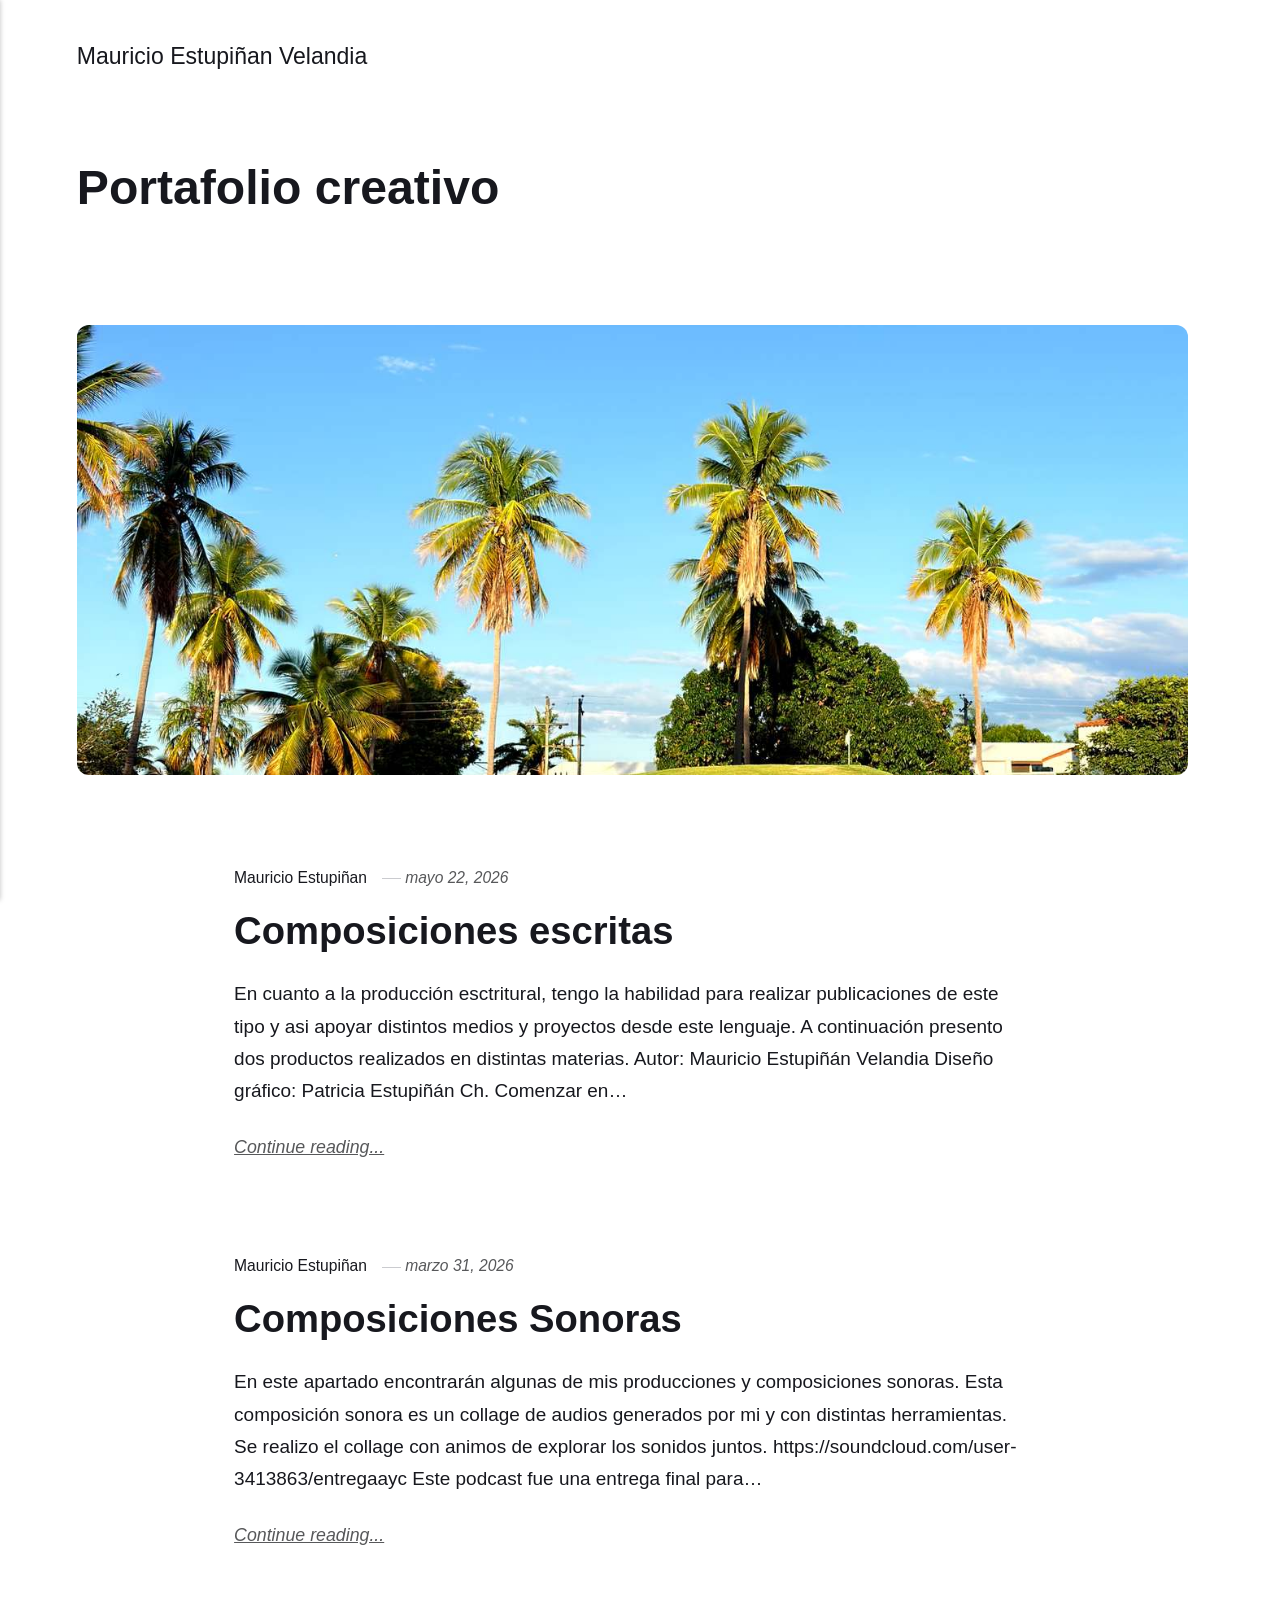
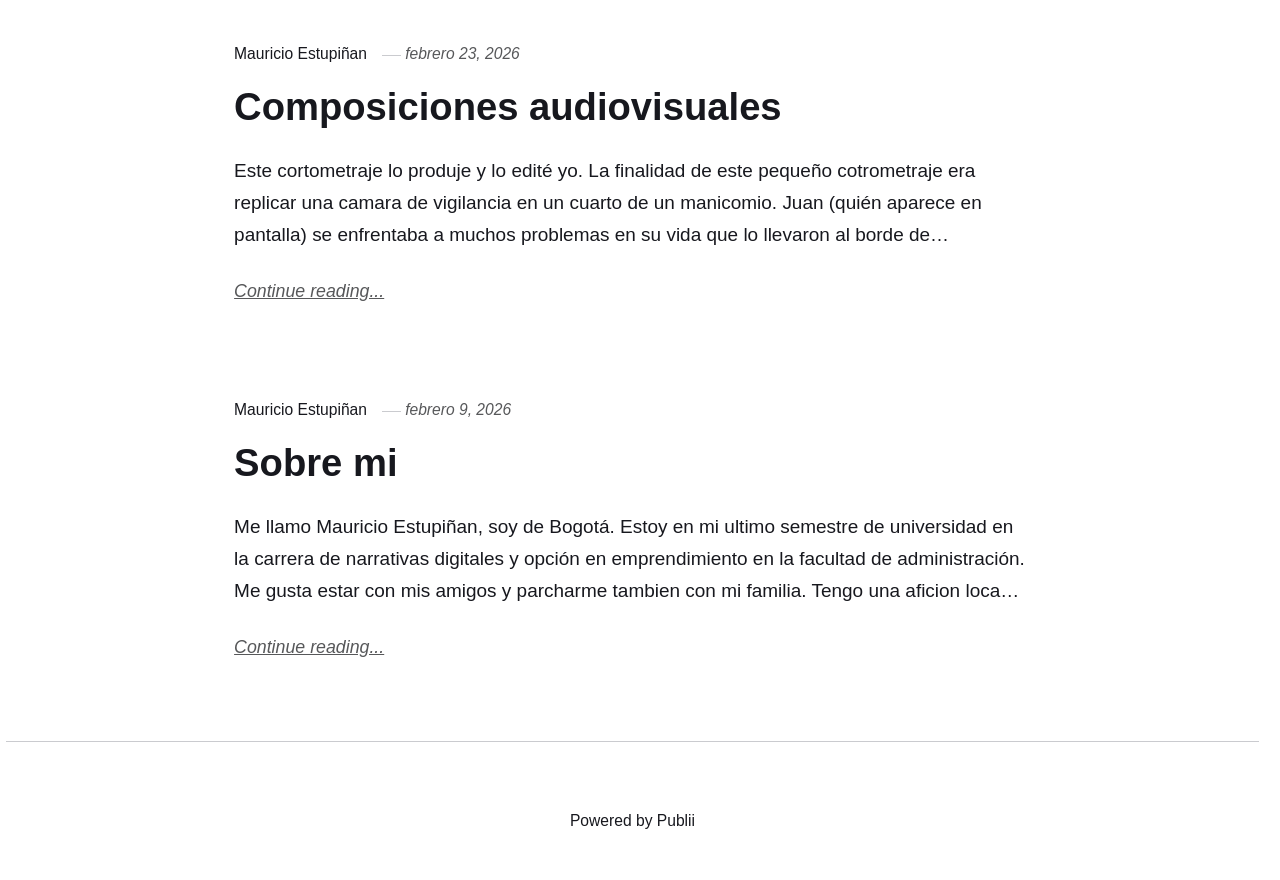
<file: index.html>
<!DOCTYPE html><html lang="es"><head><meta charset="utf-8"><meta http-equiv="X-UA-Compatible" content="IE=edge"><meta name="viewport" content="width=device-width,initial-scale=1"><title>Mauricio Estupiñan Velandia</title><meta name="generator" content="Publii Open-Source CMS for Static Site"><link rel="canonical" href="https://MauricioEstupinan.github.io/Arte-y-comunicacion-/"><link rel="alternate" type="application/atom+xml" href="https://MauricioEstupinan.github.io/Arte-y-comunicacion-/feed.xml" title="Mauricio Estupiñan Velandia - RSS"><link rel="alternate" type="application/json" href="https://MauricioEstupinan.github.io/Arte-y-comunicacion-/feed.json" title="Mauricio Estupiñan Velandia - JSON"><meta property="og:title" content="Mauricio Estupiñan Velandia"><meta property="og:site_name" content="Mauricio Estupiñan Velandia"><meta property="og:description" content=""><meta property="og:url" content="https://MauricioEstupinan.github.io/Arte-y-comunicacion-/"><meta property="og:type" content="website"><link rel="stylesheet" href="https://MauricioEstupinan.github.io/Arte-y-comunicacion-/assets/css/style.css?v=06e8877d27e9f73e9a74b72d00c43159"><script type="application/ld+json">{"@context":"http://schema.org","@type":"Organization","name":"Mauricio Estupiñan Velandia","url":"https://MauricioEstupinan.github.io/Arte-y-comunicacion-/"}</script><noscript><style>img[loading] {
                    opacity: 1;
                }</style></noscript></head><body class="home-template"><header class="top js-header"><a class="logo" href="https://MauricioEstupinan.github.io/Arte-y-comunicacion-/">Mauricio Estupiñan Velandia</a><nav class="navbar js-navbar"><button class="navbar__toggle js-toggle" aria-label="Menu" aria-haspopup="true" aria-expanded="false"><span class="navbar__toggle-box"><span class="navbar__toggle-inner">Menu</span></span></button><ul class="navbar__menu"></ul></nav></header><main><div class="hero"><header class="hero__content"><div class="wrapper"><h1>Portafolio creativo </h1><p> </p></div></header><figure class="hero__image"><div class="hero__image-wrapper"><img src="https://MauricioEstupinan.github.io/Arte-y-comunicacion-/media/website/IMG_0904.jpg" srcset="https://MauricioEstupinan.github.io/Arte-y-comunicacion-/media/website/responsive/IMG_0904-xs.jpg 640w, https://MauricioEstupinan.github.io/Arte-y-comunicacion-/media/website/responsive/IMG_0904-sm.jpg 768w, https://MauricioEstupinan.github.io/Arte-y-comunicacion-/media/website/responsive/IMG_0904-md.jpg 1024w, https://MauricioEstupinan.github.io/Arte-y-comunicacion-/media/website/responsive/IMG_0904-lg.jpg 1366w, https://MauricioEstupinan.github.io/Arte-y-comunicacion-/media/website/responsive/IMG_0904-xl.jpg 1600w, https://MauricioEstupinan.github.io/Arte-y-comunicacion-/media/website/responsive/IMG_0904-2xl.jpg 1920w" sizes="88vw" loading="eager" width="3779" height="8064" alt=""></div></figure></div><div class="wrapper feed"><article class="feed__item feed__item--centered"><div class="feed__content"><header><div class="feed__meta"><a href="https://MauricioEstupinan.github.io/Arte-y-comunicacion-/authors/mauricio-estupinan/" class="feed__author">Mauricio Estupiñan</a> <time datetime="2026-05-22T09:22" class="feed__date">mayo 22, 2026</time></div><h2 class="feed__title"><a href="https://MauricioEstupinan.github.io/Arte-y-comunicacion-/composiciones-escritas/">Composiciones escritas</a></h2></header><p>En cuanto a la producción esctritural, tengo la habilidad para realizar publicaciones de este tipo y asi apoyar distintos medios y proyectos desde este lenguaje. A continuación presento dos productos realizados en distintas materias. Autor: Mauricio Estupiñán Velandia Diseño gráfico: Patricia Estupiñán Ch. Comenzar en&hellip;</p><a href="https://MauricioEstupinan.github.io/Arte-y-comunicacion-/composiciones-escritas/" class="readmore feed__readmore">Continue reading...</a></div></article><article class="feed__item feed__item--centered"><div class="feed__content"><header><div class="feed__meta"><a href="https://MauricioEstupinan.github.io/Arte-y-comunicacion-/authors/mauricio-estupinan/" class="feed__author">Mauricio Estupiñan</a> <time datetime="2026-03-31T11:27" class="feed__date">marzo 31, 2026</time></div><h2 class="feed__title"><a href="https://MauricioEstupinan.github.io/Arte-y-comunicacion-/composicion-sonora/">Composiciones Sonoras</a></h2></header><p>En este apartado encontrarán algunas de mis producciones y composiciones sonoras. Esta composición sonora es un collage de audios generados por mi y con distintas herramientas. Se realizo el collage con animos de explorar los sonidos juntos. https://soundcloud.com/user-3413863/entregaayc Este podcast fue una entrega final para&hellip;</p><a href="https://MauricioEstupinan.github.io/Arte-y-comunicacion-/composicion-sonora/" class="readmore feed__readmore">Continue reading...</a></div></article><article class="feed__item feed__item--centered"><div class="feed__content"><header><div class="feed__meta"><a href="https://MauricioEstupinan.github.io/Arte-y-comunicacion-/authors/mauricio-estupinan/" class="feed__author">Mauricio Estupiñan</a> <time datetime="2026-02-23T19:28" class="feed__date">febrero 23, 2026</time></div><h2 class="feed__title"><a href="https://MauricioEstupinan.github.io/Arte-y-comunicacion-/composicion-inkscape/">Composiciones audiovisuales</a></h2></header><p>Este cortometraje lo produje y lo edité yo. La finalidad de este pequeño cotrometraje era replicar una camara de vigilancia en un cuarto de un manicomio. Juan (quién aparece en pantalla) se enfrentaba a muchos problemas en su vida que lo llevaron al borde de&hellip;</p><a href="https://MauricioEstupinan.github.io/Arte-y-comunicacion-/composicion-inkscape/" class="readmore feed__readmore">Continue reading...</a></div></article><article class="feed__item feed__item--centered"><div class="feed__content"><header><div class="feed__meta"><a href="https://MauricioEstupinan.github.io/Arte-y-comunicacion-/authors/mauricio-estupinan/" class="feed__author">Mauricio Estupiñan</a> <time datetime="2026-02-09T09:17" class="feed__date">febrero 9, 2026</time></div><h2 class="feed__title"><a href="https://MauricioEstupinan.github.io/Arte-y-comunicacion-/sobre-mi/">Sobre mi </a></h2></header><p>Me llamo Mauricio Estupiñan, soy de Bogotá. Estoy en mi ultimo semestre de universidad en la carrera de narrativas digitales y opción en emprendimiento en la facultad de administración. Me gusta estar con mis amigos y parcharme tambien con mi familia. Tengo una aficion loca&hellip;</p><a href="https://MauricioEstupinan.github.io/Arte-y-comunicacion-/sobre-mi/" class="readmore feed__readmore">Continue reading...</a></div></article></div></main><footer class="footer"><div class="wrapper"><div class="footer__copyright"><p>Powered by Publii</p></div><button id="backToTop" class="footer__bttop" aria-label="Back to top" title="Back to top"><svg width="20" height="20"><use xlink:href="https://MauricioEstupinan.github.io/Arte-y-comunicacion-/assets/svg/svg-map.svg#toparrow"/></svg></button></div></footer><script defer="defer" src="https://MauricioEstupinan.github.io/Arte-y-comunicacion-/assets/js/scripts.min.js?v=d0fc1030089a37f93a2d51bf6d07565c"></script><script>window.publiiThemeMenuConfig={mobileMenuMode:'sidebar',animationSpeed:300,submenuWidth: 'auto',doubleClickTime:500,mobileMenuExpandableSubmenus:true,relatedContainerForOverlayMenuSelector:'.top'};</script><script>var images = document.querySelectorAll('img[loading]');
        for (var i = 0; i < images.length; i++) {
            if (images[i].complete) {
                images[i].classList.add('is-loaded');
            } else {
                images[i].addEventListener('load', function () {
                    this.classList.add('is-loaded');
                }, false);
            }
        }</script></body></html>
</file>
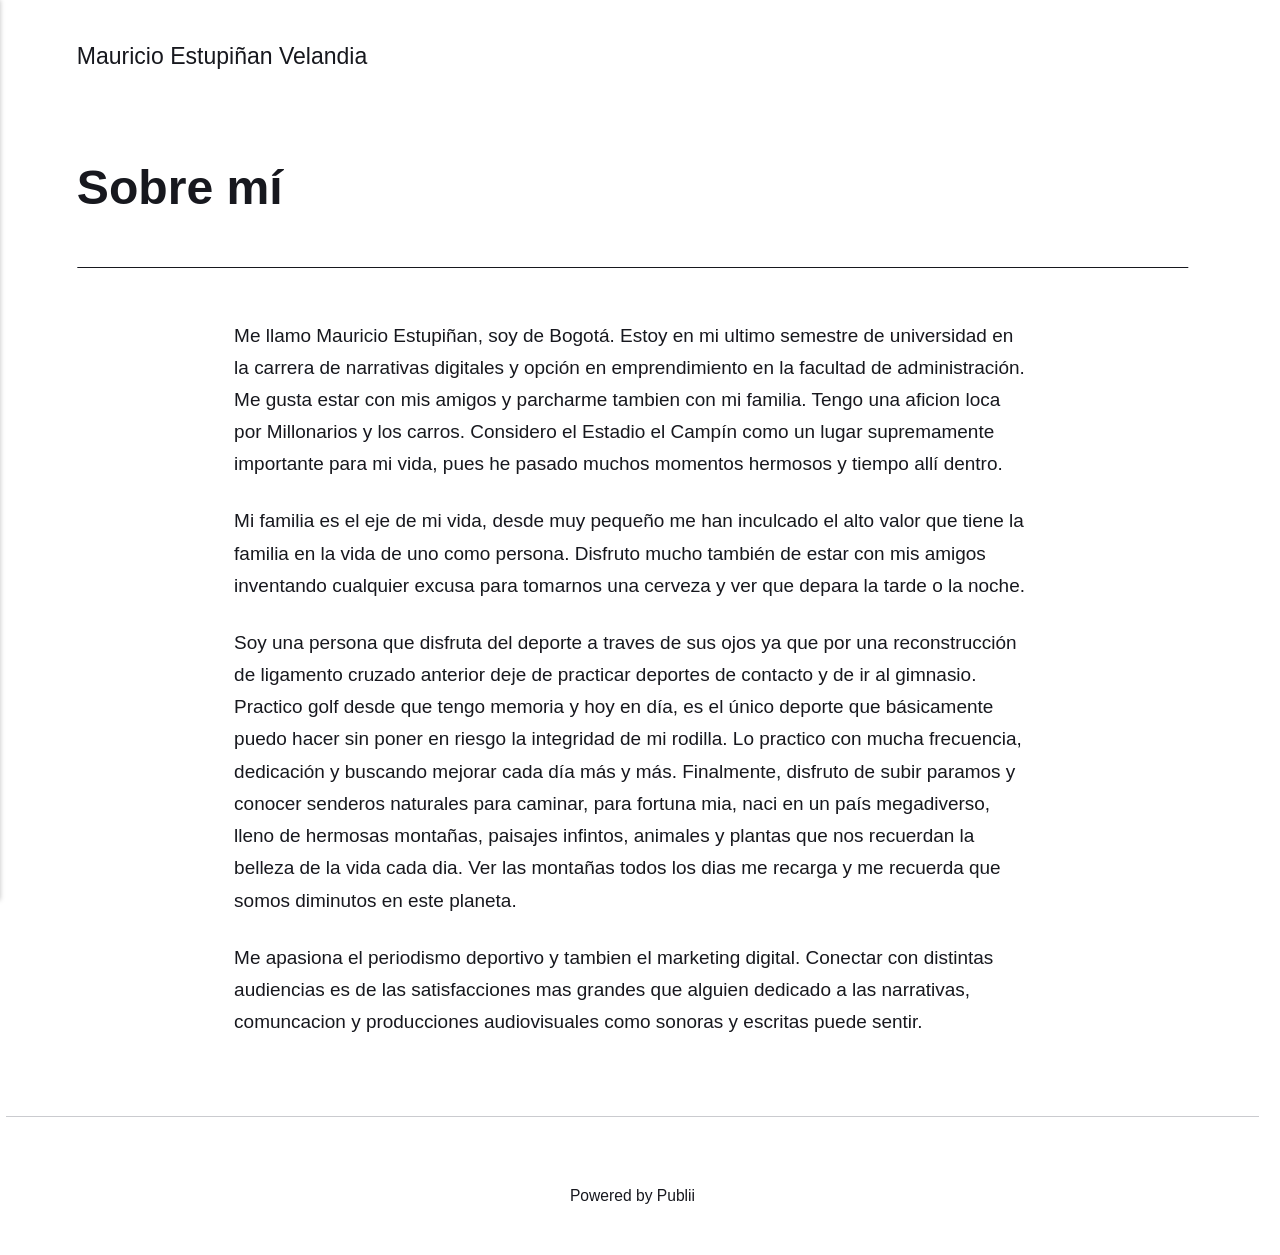
<file: sobre-mi-2/index.html>
<!DOCTYPE html><html lang="es"><head><meta charset="utf-8"><meta http-equiv="X-UA-Compatible" content="IE=edge"><meta name="viewport" content="width=device-width,initial-scale=1"><title>Sobre mí - Mauricio Estupiñan Velandia</title><meta name="description" content="Me llamo Mauricio Estupiñan, soy de Bogotá. Estoy en mi ultimo semestre de universidad en la carrera de narrativas digitales y opción en emprendimiento en la facultad de administración. Me gusta estar con mis amigos y parcharme tambien con mi familia. Tengo una aficion loca&hellip;"><meta name="generator" content="Publii Open-Source CMS for Static Site"><link rel="canonical" href="https://MauricioEstupinan.github.io/Arte-y-comunicacion-/sobre-mi-2/"><link rel="alternate" type="application/atom+xml" href="https://MauricioEstupinan.github.io/Arte-y-comunicacion-/feed.xml" title="Mauricio Estupiñan Velandia - RSS"><link rel="alternate" type="application/json" href="https://MauricioEstupinan.github.io/Arte-y-comunicacion-/feed.json" title="Mauricio Estupiñan Velandia - JSON"><meta property="og:title" content="Sobre mí"><meta property="og:site_name" content="Mauricio Estupiñan Velandia"><meta property="og:description" content="Me llamo Mauricio Estupiñan, soy de Bogotá. Estoy en mi ultimo semestre de universidad en la carrera de narrativas digitales y opción en emprendimiento en la facultad de administración. Me gusta estar con mis amigos y parcharme tambien con mi familia. Tengo una aficion loca&hellip;"><meta property="og:url" content="https://MauricioEstupinan.github.io/Arte-y-comunicacion-/sobre-mi-2/"><meta property="og:type" content="article"><link rel="stylesheet" href="https://MauricioEstupinan.github.io/Arte-y-comunicacion-/assets/css/style.css?v=06e8877d27e9f73e9a74b72d00c43159"><script type="application/ld+json">{"@context":"http://schema.org","@type":"Article","mainEntityOfPage":{"@type":"WebPage","@id":"https://MauricioEstupinan.github.io/Arte-y-comunicacion-/sobre-mi-2/"},"headline":"Sobre mí","datePublished":"2026-02-09T12:00-05:00","dateModified":"2026-02-23T19:38-05:00","description":"Me llamo Mauricio Estupiñan, soy de Bogotá. Estoy en mi ultimo semestre de universidad en la carrera de narrativas digitales y opción en emprendimiento en la facultad de administración. Me gusta estar con mis amigos y parcharme tambien con mi familia. Tengo una aficion loca&hellip;","author":{"@type":"Person","name":"Mauricio Estupiñan","url":"https://MauricioEstupinan.github.io/Arte-y-comunicacion-/authors/mauricio-estupinan/"},"publisher":{"@type":"Organization","name":"Mauricio Estupiñan"}}</script><noscript><style>img[loading] {
                    opacity: 1;
                }</style></noscript></head><body class="page-template"><header class="top js-header"><a class="logo" href="https://MauricioEstupinan.github.io/Arte-y-comunicacion-/">Mauricio Estupiñan Velandia</a><nav class="navbar js-navbar"><button class="navbar__toggle js-toggle" aria-label="Menu" aria-haspopup="true" aria-expanded="false"><span class="navbar__toggle-box"><span class="navbar__toggle-inner">Menu</span></span></button><ul class="navbar__menu"></ul></nav></header><main class="page"><article class="content"><div class="hero hero--noimage"><header class="hero__content"><div class="wrapper"><h1>Sobre mí</h1></div></header></div><div class="entry-wrapper content__entry"><p>Me llamo Mauricio Estupiñan, soy de Bogotá. Estoy en mi ultimo semestre de universidad en la carrera de narrativas digitales y opción en emprendimiento en la facultad de administración. Me gusta estar con mis amigos y parcharme tambien con mi familia. Tengo una aficion loca por Millonarios y los carros. Considero el Estadio el Campín como un lugar supremamente importante para mi vida, pues he pasado muchos momentos hermosos y tiempo allí dentro. </p><p>Mi familia es el eje de mi vida, desde muy pequeño me han inculcado el alto valor que tiene la familia en la vida de uno como persona. Disfruto mucho también de estar con mis amigos inventando cualquier excusa para tomarnos una cerveza y ver que depara la tarde o la noche. </p><p>Soy una persona que disfruta del deporte a traves de sus ojos ya que por una reconstrucción de ligamento cruzado anterior deje de practicar deportes de contacto y de ir al gimnasio. Practico golf desde que tengo memoria y hoy en día, es el único deporte que básicamente puedo hacer sin poner en riesgo la integridad de mi rodilla. Lo practico con mucha frecuencia, dedicación y buscando mejorar cada día más y más. Finalmente, disfruto de subir paramos y conocer senderos naturales para caminar, para fortuna mia, naci en un país megadiverso, lleno de hermosas montañas, paisajes infintos, animales y plantas que nos recuerdan la belleza de la vida cada dia. Ver las montañas todos los dias me recarga y me recuerda que somos diminutos en este planeta. </p><p>Me apasiona el periodismo deportivo y tambien el marketing digital. Conectar con distintas audiencias es de las satisfacciones mas grandes que alguien dedicado a las narrativas, comuncacion y producciones audiovisuales como sonoras y escritas puede sentir. </p></div></article></main><footer class="footer"><div class="wrapper"><div class="footer__copyright"><p>Powered by Publii</p></div><button id="backToTop" class="footer__bttop" aria-label="Back to top" title="Back to top"><svg width="20" height="20"><use xlink:href="https://MauricioEstupinan.github.io/Arte-y-comunicacion-/assets/svg/svg-map.svg#toparrow"/></svg></button></div></footer><script defer="defer" src="https://MauricioEstupinan.github.io/Arte-y-comunicacion-/assets/js/scripts.min.js?v=d0fc1030089a37f93a2d51bf6d07565c"></script><script>window.publiiThemeMenuConfig={mobileMenuMode:'sidebar',animationSpeed:300,submenuWidth: 'auto',doubleClickTime:500,mobileMenuExpandableSubmenus:true,relatedContainerForOverlayMenuSelector:'.top'};</script><script>var images = document.querySelectorAll('img[loading]');
        for (var i = 0; i < images.length; i++) {
            if (images[i].complete) {
                images[i].classList.add('is-loaded');
            } else {
                images[i].addEventListener('load', function () {
                    this.classList.add('is-loaded');
                }, false);
            }
        }</script></body></html>
</file>
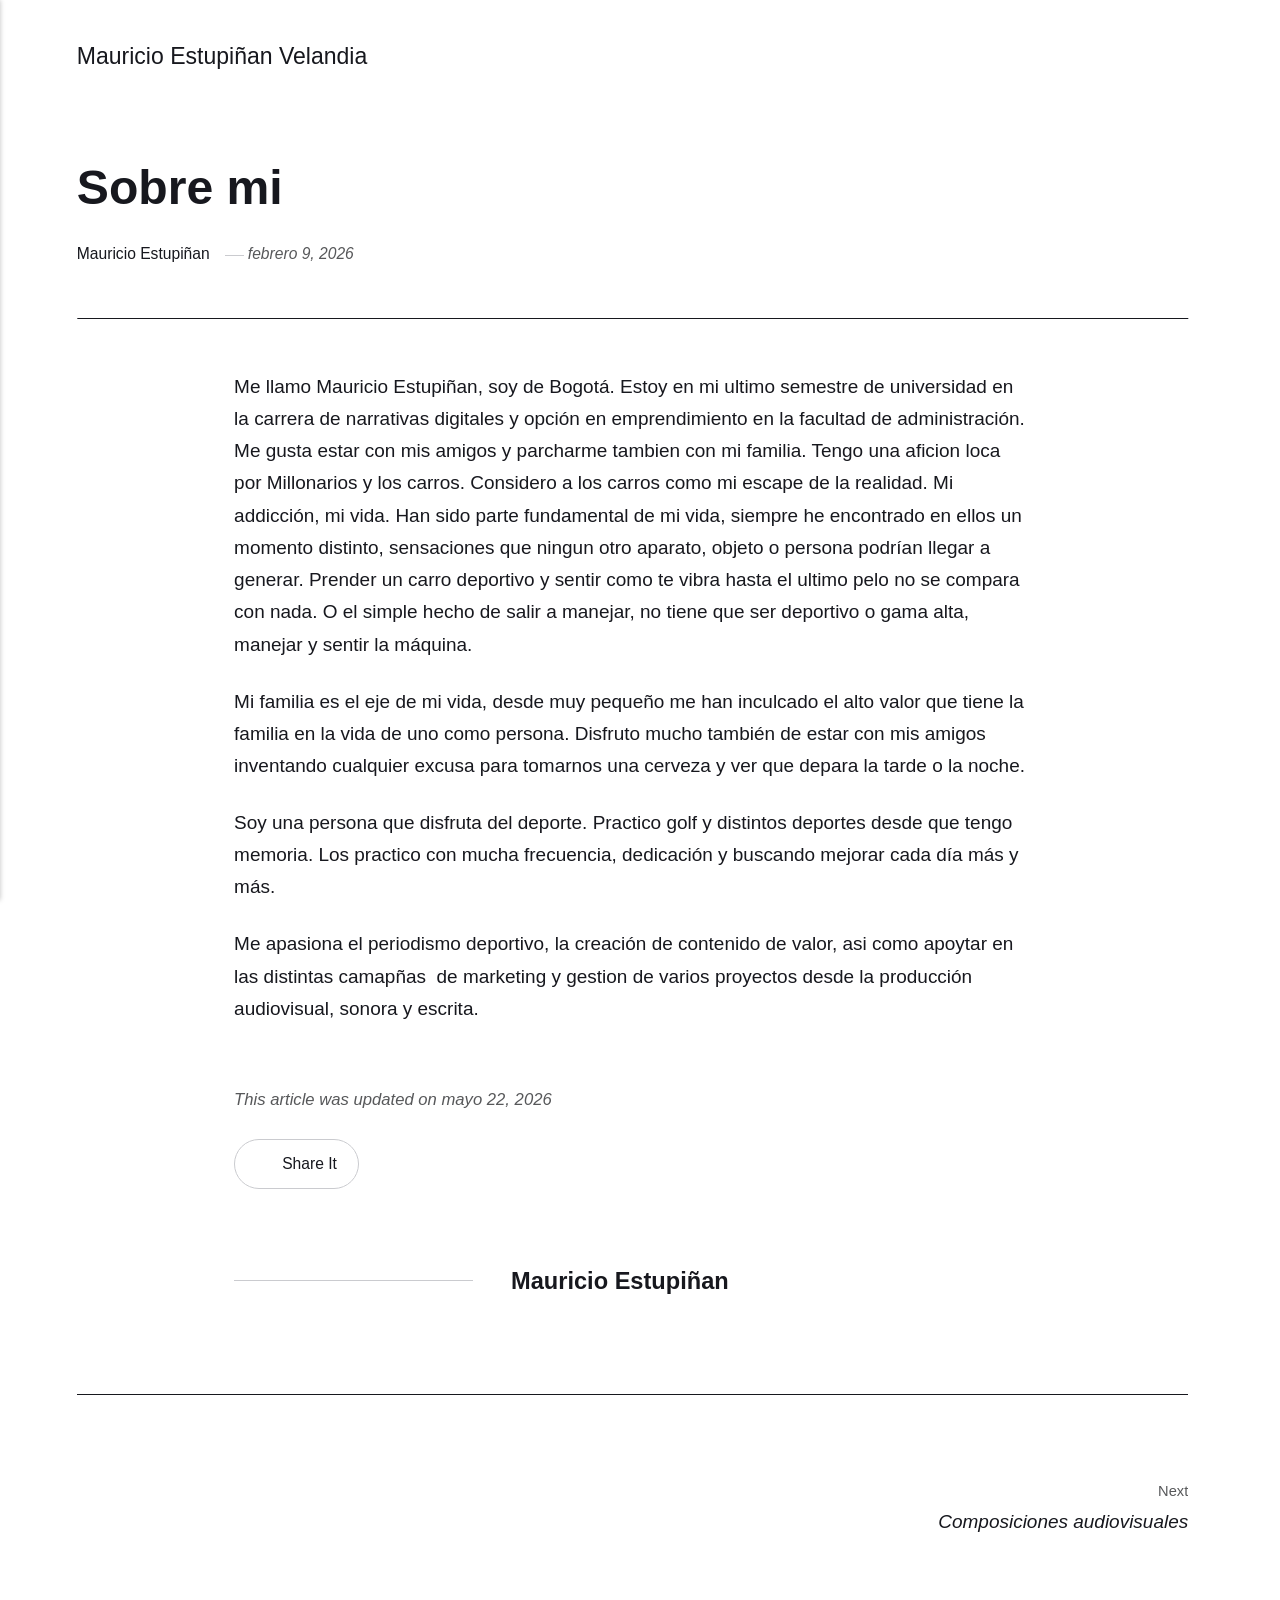
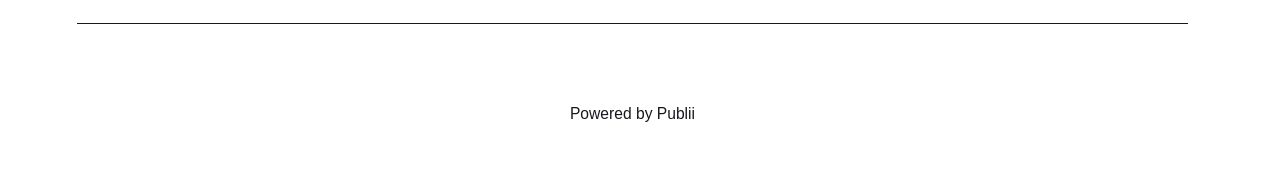
<file: sobre-mi/index.html>
<!DOCTYPE html><html lang="es"><head><meta charset="utf-8"><meta http-equiv="X-UA-Compatible" content="IE=edge"><meta name="viewport" content="width=device-width,initial-scale=1"><title>Sobre mi  - Mauricio Estupiñan Velandia</title><meta name="description" content="Me llamo Mauricio Estupiñan, soy de Bogotá. Estoy en mi ultimo semestre de universidad en la carrera de narrativas digitales y opción en emprendimiento en la facultad de administración. Me gusta estar con mis amigos y parcharme tambien con mi familia. Tengo una aficion loca&hellip;"><meta name="generator" content="Publii Open-Source CMS for Static Site"><link rel="canonical" href="https://MauricioEstupinan.github.io/Arte-y-comunicacion-/sobre-mi/"><link rel="alternate" type="application/atom+xml" href="https://MauricioEstupinan.github.io/Arte-y-comunicacion-/feed.xml" title="Mauricio Estupiñan Velandia - RSS"><link rel="alternate" type="application/json" href="https://MauricioEstupinan.github.io/Arte-y-comunicacion-/feed.json" title="Mauricio Estupiñan Velandia - JSON"><meta property="og:title" content="Sobre mi "><meta property="og:site_name" content="Mauricio Estupiñan Velandia"><meta property="og:description" content="Me llamo Mauricio Estupiñan, soy de Bogotá. Estoy en mi ultimo semestre de universidad en la carrera de narrativas digitales y opción en emprendimiento en la facultad de administración. Me gusta estar con mis amigos y parcharme tambien con mi familia. Tengo una aficion loca&hellip;"><meta property="og:url" content="https://MauricioEstupinan.github.io/Arte-y-comunicacion-/sobre-mi/"><meta property="og:type" content="article"><link rel="stylesheet" href="https://MauricioEstupinan.github.io/Arte-y-comunicacion-/assets/css/style.css?v=06e8877d27e9f73e9a74b72d00c43159"><script type="application/ld+json">{"@context":"http://schema.org","@type":"Article","mainEntityOfPage":{"@type":"WebPage","@id":"https://MauricioEstupinan.github.io/Arte-y-comunicacion-/sobre-mi/"},"headline":"Sobre mi ","datePublished":"2026-02-09T09:17-05:00","dateModified":"2026-05-22T08:45-05:00","description":"Me llamo Mauricio Estupiñan, soy de Bogotá. Estoy en mi ultimo semestre de universidad en la carrera de narrativas digitales y opción en emprendimiento en la facultad de administración. Me gusta estar con mis amigos y parcharme tambien con mi familia. Tengo una aficion loca&hellip;","author":{"@type":"Person","name":"Mauricio Estupiñan","url":"https://MauricioEstupinan.github.io/Arte-y-comunicacion-/authors/mauricio-estupinan/"},"publisher":{"@type":"Organization","name":"Mauricio Estupiñan"}}</script><noscript><style>img[loading] {
                    opacity: 1;
                }</style></noscript></head><body class="post-template"><header class="top js-header"><a class="logo" href="https://MauricioEstupinan.github.io/Arte-y-comunicacion-/">Mauricio Estupiñan Velandia</a><nav class="navbar js-navbar"><button class="navbar__toggle js-toggle" aria-label="Menu" aria-haspopup="true" aria-expanded="false"><span class="navbar__toggle-box"><span class="navbar__toggle-inner">Menu</span></span></button><ul class="navbar__menu"></ul></nav></header><main class="post"><article class="content"><div class="hero hero--noimage"><header class="hero__content"><div class="wrapper"><h1>Sobre mi </h1><div class="feed__meta content__meta"><a href="https://MauricioEstupinan.github.io/Arte-y-comunicacion-/authors/mauricio-estupinan/" class="feed__author">Mauricio Estupiñan</a> <time datetime="2026-02-09T09:17" class="feed__date">febrero 9, 2026</time></div></div></header></div><div class="entry-wrapper content__entry"><p>Me llamo Mauricio Estupiñan, soy de Bogotá. Estoy en mi ultimo semestre de universidad en la carrera de narrativas digitales y opción en emprendimiento en la facultad de administración. Me gusta estar con mis amigos y parcharme tambien con mi familia. Tengo una aficion loca por Millonarios y los carros. Considero a los carros como mi escape de la realidad. Mi addicción, mi vida. Han sido parte fundamental de mi vida, siempre he encontrado en ellos un momento distinto, sensaciones que ningun otro aparato, objeto o persona podrían llegar a generar. Prender un carro deportivo y sentir como te vibra hasta el ultimo pelo no se compara con nada. O el simple hecho de salir a manejar, no tiene que ser deportivo o gama alta, manejar y sentir la máquina. </p><p>Mi familia es el eje de mi vida, desde muy pequeño me han inculcado el alto valor que tiene la familia en la vida de uno como persona. Disfruto mucho también de estar con mis amigos inventando cualquier excusa para tomarnos una cerveza y ver que depara la tarde o la noche. </p><p>Soy una persona que disfruta del deporte. Practico golf y distintos deportes desde que tengo memoria. Los practico con mucha frecuencia, dedicación y buscando mejorar cada día más y más. </p><p>Me apasiona el periodismo deportivo, la creación de contenido de valor, asi como apoytar en las distintas camapñas  de marketing y gestion de varios proyectos desde la producción audiovisual, sonora y escrita. </p></div><footer class="content__footer"><div class="entry-wrapper"><p class="content__updated">This article was updated on mayo 22, 2026</p><div class="content__actions"><div class="content__share"><button class="btn--icon content__share-button js-content__share-button"><svg width="20" height="20" aria-hidden="true"><use xlink:href="https://MauricioEstupinan.github.io/Arte-y-comunicacion-/assets/svg/svg-map.svg#share"></use></svg> <span>Share It</span></button><div class="content__share-popup js-content__share-popup"></div></div></div><div class="content__bio bio"><div><h3 class="h4 bio__name"><a href="https://MauricioEstupinan.github.io/Arte-y-comunicacion-/authors/mauricio-estupinan/" rel="author">Mauricio Estupiñan</a></h3></div></div></div><nav class="content__nav"><div class="wrapper"><div class="content__nav-inner"><div class="content__nav-next"><a href="https://MauricioEstupinan.github.io/Arte-y-comunicacion-/composicion-inkscape/" class="content__nav-link" rel="next"><div><span>Next</span> Composiciones audiovisuales</div></a></div></div></div></nav></footer></article></main><footer class="footer footer--glued"><div class="wrapper"><div class="footer__copyright"><p>Powered by Publii</p></div><button id="backToTop" class="footer__bttop" aria-label="Back to top" title="Back to top"><svg width="20" height="20"><use xlink:href="https://MauricioEstupinan.github.io/Arte-y-comunicacion-/assets/svg/svg-map.svg#toparrow"/></svg></button></div></footer><script defer="defer" src="https://MauricioEstupinan.github.io/Arte-y-comunicacion-/assets/js/scripts.min.js?v=d0fc1030089a37f93a2d51bf6d07565c"></script><script>window.publiiThemeMenuConfig={mobileMenuMode:'sidebar',animationSpeed:300,submenuWidth: 'auto',doubleClickTime:500,mobileMenuExpandableSubmenus:true,relatedContainerForOverlayMenuSelector:'.top'};</script><script>var images = document.querySelectorAll('img[loading]');
        for (var i = 0; i < images.length; i++) {
            if (images[i].complete) {
                images[i].classList.add('is-loaded');
            } else {
                images[i].addEventListener('load', function () {
                    this.classList.add('is-loaded');
                }, false);
            }
        }</script></body></html>
</file>
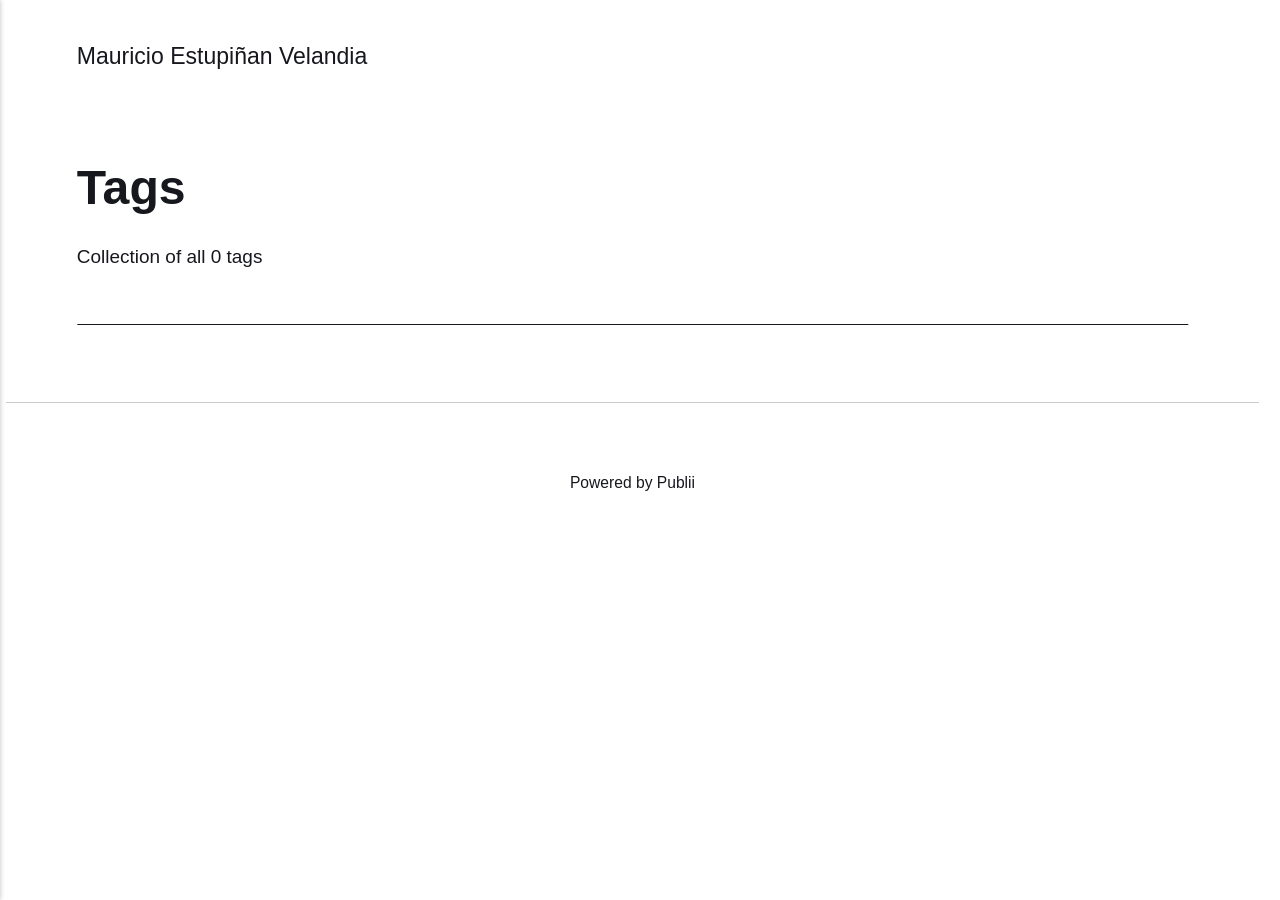
<file: tags/index.html>
<!DOCTYPE html><html lang="es"><head><meta charset="utf-8"><meta http-equiv="X-UA-Compatible" content="IE=edge"><meta name="viewport" content="width=device-width,initial-scale=1"><title>All tags - Mauricio Estupiñan Velandia</title><meta name="robots" content="noindex, follow"><meta name="generator" content="Publii Open-Source CMS for Static Site"><link rel="alternate" type="application/atom+xml" href="https://MauricioEstupinan.github.io/Arte-y-comunicacion-/feed.xml" title="Mauricio Estupiñan Velandia - RSS"><link rel="alternate" type="application/json" href="https://MauricioEstupinan.github.io/Arte-y-comunicacion-/feed.json" title="Mauricio Estupiñan Velandia - JSON"><meta property="og:title" content="Mauricio Estupiñan Velandia"><meta property="og:site_name" content="Mauricio Estupiñan Velandia"><meta property="og:description" content=""><meta property="og:url" content="https://MauricioEstupinan.github.io/Arte-y-comunicacion-/tags/"><meta property="og:type" content="website"><link rel="stylesheet" href="https://MauricioEstupinan.github.io/Arte-y-comunicacion-/assets/css/style.css?v=06e8877d27e9f73e9a74b72d00c43159"><script type="application/ld+json">{"@context":"http://schema.org","@type":"Organization","name":"Mauricio Estupiñan Velandia","url":"https://MauricioEstupinan.github.io/Arte-y-comunicacion-/"}</script><noscript><style>img[loading] {
                    opacity: 1;
                }</style></noscript></head><body class="tags-template"><header class="top js-header"><a class="logo" href="https://MauricioEstupinan.github.io/Arte-y-comunicacion-/">Mauricio Estupiñan Velandia</a><nav class="navbar js-navbar"><button class="navbar__toggle js-toggle" aria-label="Menu" aria-haspopup="true" aria-expanded="false"><span class="navbar__toggle-box"><span class="navbar__toggle-inner">Menu</span></span></button><ul class="navbar__menu"></ul></nav></header><main class="page page--tags"><div class="hero hero--noimage"><header class="hero__content"><div class="wrapper"><h1>Tags</h1><p class="page__desc">Collection of all 0 tags</p></div></header></div><div class="wrapper"><ul class="feed feed--grid"></ul></div></main><footer class="footer"><div class="wrapper"><div class="footer__copyright"><p>Powered by Publii</p></div><button id="backToTop" class="footer__bttop" aria-label="Back to top" title="Back to top"><svg width="20" height="20"><use xlink:href="https://MauricioEstupinan.github.io/Arte-y-comunicacion-/assets/svg/svg-map.svg#toparrow"/></svg></button></div></footer><script defer="defer" src="https://MauricioEstupinan.github.io/Arte-y-comunicacion-/assets/js/scripts.min.js?v=d0fc1030089a37f93a2d51bf6d07565c"></script><script>window.publiiThemeMenuConfig={mobileMenuMode:'sidebar',animationSpeed:300,submenuWidth: 'auto',doubleClickTime:500,mobileMenuExpandableSubmenus:true,relatedContainerForOverlayMenuSelector:'.top'};</script><script>var images = document.querySelectorAll('img[loading]');
        for (var i = 0; i < images.length; i++) {
            if (images[i].complete) {
                images[i].classList.add('is-loaded');
            } else {
                images[i].addEventListener('load', function () {
                    this.classList.add('is-loaded');
                }, false);
            }
        }</script></body></html>
</file>
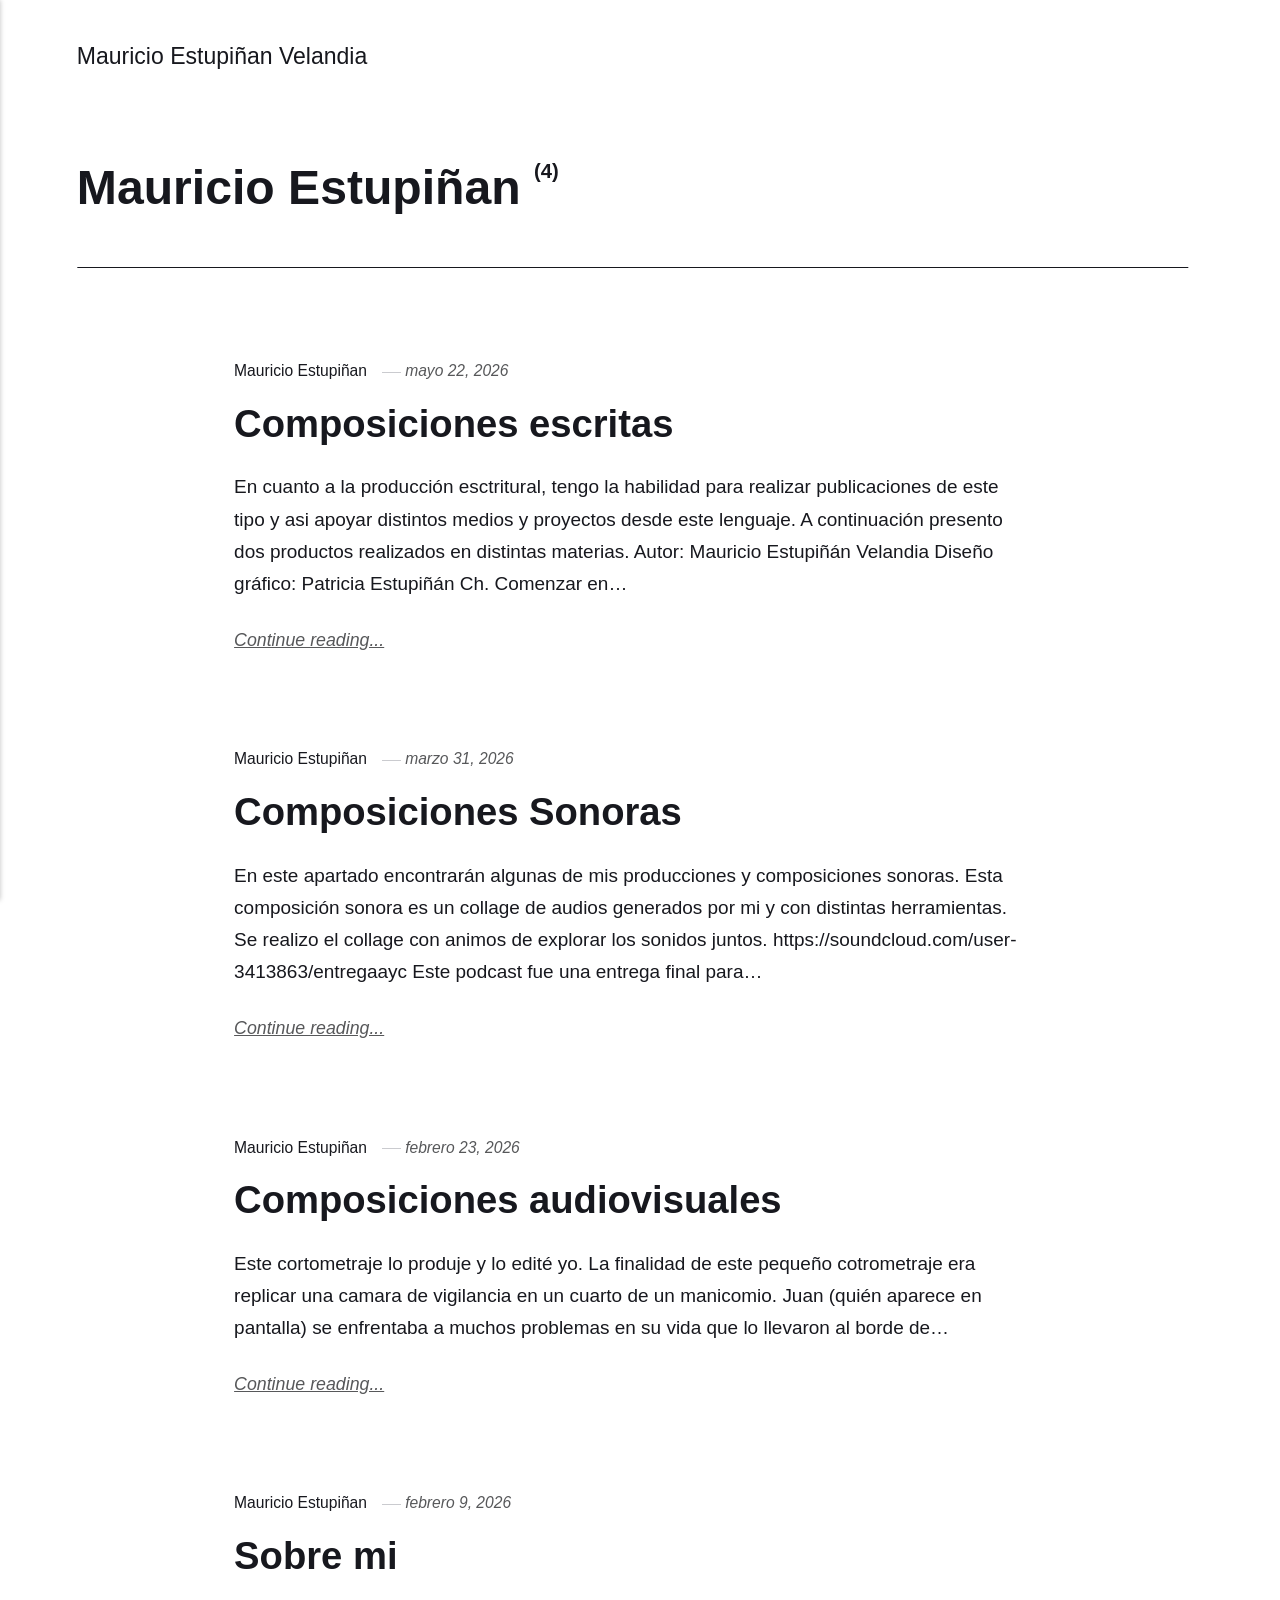
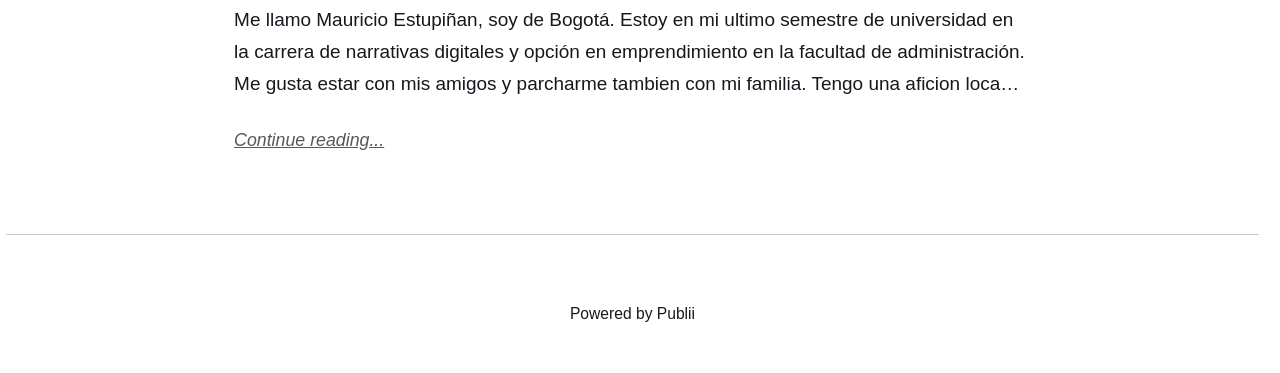
<file: authors/mauricio-estupinan/index.html>
<!DOCTYPE html><html lang="es"><head><meta charset="utf-8"><meta http-equiv="X-UA-Compatible" content="IE=edge"><meta name="viewport" content="width=device-width,initial-scale=1"><title>Author: Mauricio Estupiñan - Mauricio Estupiñan Velandia</title><meta name="robots" content="noindex, follow"><meta name="generator" content="Publii Open-Source CMS for Static Site"><link rel="alternate" type="application/atom+xml" href="https://MauricioEstupinan.github.io/Arte-y-comunicacion-/feed.xml" title="Mauricio Estupiñan Velandia - RSS"><link rel="alternate" type="application/json" href="https://MauricioEstupinan.github.io/Arte-y-comunicacion-/feed.json" title="Mauricio Estupiñan Velandia - JSON"><meta property="og:title" content="Mauricio Estupiñan"><meta property="og:site_name" content="Mauricio Estupiñan Velandia"><meta property="og:description" content=""><meta property="og:url" content="https://MauricioEstupinan.github.io/Arte-y-comunicacion-/authors/mauricio-estupinan/"><meta property="og:type" content="website"><link rel="stylesheet" href="https://MauricioEstupinan.github.io/Arte-y-comunicacion-/assets/css/style.css?v=06e8877d27e9f73e9a74b72d00c43159"><script type="application/ld+json">{"@context":"http://schema.org","@type":"Organization","name":"Mauricio Estupiñan Velandia","url":"https://MauricioEstupinan.github.io/Arte-y-comunicacion-/"}</script><noscript><style>img[loading] {
                    opacity: 1;
                }</style></noscript></head><body class="author-template"><header class="top js-header"><a class="logo" href="https://MauricioEstupinan.github.io/Arte-y-comunicacion-/">Mauricio Estupiñan Velandia</a><nav class="navbar js-navbar"><button class="navbar__toggle js-toggle" aria-label="Menu" aria-haspopup="true" aria-expanded="false"><span class="navbar__toggle-box"><span class="navbar__toggle-inner">Menu</span></span></button><ul class="navbar__menu"></ul></nav></header><main class="page page--author"><div class="hero hero--noimage"><header class="hero__content"><div class="wrapper page--author__wrapper"><div><h1>Mauricio Estupiñan <sup>(4)</sup></h1></div></div></header></div><div class="wrapper feed"><article class="feed__item feed__item--centered"><div class="feed__content"><header><div class="feed__meta"><a href="https://MauricioEstupinan.github.io/Arte-y-comunicacion-/authors/mauricio-estupinan/" class="feed__author">Mauricio Estupiñan</a> <time datetime="2026-05-22T09:22" class="feed__date">mayo 22, 2026</time></div><h2 class="feed__title"><a href="https://MauricioEstupinan.github.io/Arte-y-comunicacion-/composiciones-escritas/">Composiciones escritas</a></h2></header><p>En cuanto a la producción esctritural, tengo la habilidad para realizar publicaciones de este tipo y asi apoyar distintos medios y proyectos desde este lenguaje. A continuación presento dos productos realizados en distintas materias. Autor: Mauricio Estupiñán Velandia Diseño gráfico: Patricia Estupiñán Ch. Comenzar en&hellip;</p><a href="https://MauricioEstupinan.github.io/Arte-y-comunicacion-/composiciones-escritas/" class="readmore feed__readmore">Continue reading...</a></div></article><article class="feed__item feed__item--centered"><div class="feed__content"><header><div class="feed__meta"><a href="https://MauricioEstupinan.github.io/Arte-y-comunicacion-/authors/mauricio-estupinan/" class="feed__author">Mauricio Estupiñan</a> <time datetime="2026-03-31T11:27" class="feed__date">marzo 31, 2026</time></div><h2 class="feed__title"><a href="https://MauricioEstupinan.github.io/Arte-y-comunicacion-/composicion-sonora/">Composiciones Sonoras</a></h2></header><p>En este apartado encontrarán algunas de mis producciones y composiciones sonoras. Esta composición sonora es un collage de audios generados por mi y con distintas herramientas. Se realizo el collage con animos de explorar los sonidos juntos. https://soundcloud.com/user-3413863/entregaayc Este podcast fue una entrega final para&hellip;</p><a href="https://MauricioEstupinan.github.io/Arte-y-comunicacion-/composicion-sonora/" class="readmore feed__readmore">Continue reading...</a></div></article><article class="feed__item feed__item--centered"><div class="feed__content"><header><div class="feed__meta"><a href="https://MauricioEstupinan.github.io/Arte-y-comunicacion-/authors/mauricio-estupinan/" class="feed__author">Mauricio Estupiñan</a> <time datetime="2026-02-23T19:28" class="feed__date">febrero 23, 2026</time></div><h2 class="feed__title"><a href="https://MauricioEstupinan.github.io/Arte-y-comunicacion-/composicion-inkscape/">Composiciones audiovisuales</a></h2></header><p>Este cortometraje lo produje y lo edité yo. La finalidad de este pequeño cotrometraje era replicar una camara de vigilancia en un cuarto de un manicomio. Juan (quién aparece en pantalla) se enfrentaba a muchos problemas en su vida que lo llevaron al borde de&hellip;</p><a href="https://MauricioEstupinan.github.io/Arte-y-comunicacion-/composicion-inkscape/" class="readmore feed__readmore">Continue reading...</a></div></article><article class="feed__item feed__item--centered"><div class="feed__content"><header><div class="feed__meta"><a href="https://MauricioEstupinan.github.io/Arte-y-comunicacion-/authors/mauricio-estupinan/" class="feed__author">Mauricio Estupiñan</a> <time datetime="2026-02-09T09:17" class="feed__date">febrero 9, 2026</time></div><h2 class="feed__title"><a href="https://MauricioEstupinan.github.io/Arte-y-comunicacion-/sobre-mi/">Sobre mi </a></h2></header><p>Me llamo Mauricio Estupiñan, soy de Bogotá. Estoy en mi ultimo semestre de universidad en la carrera de narrativas digitales y opción en emprendimiento en la facultad de administración. Me gusta estar con mis amigos y parcharme tambien con mi familia. Tengo una aficion loca&hellip;</p><a href="https://MauricioEstupinan.github.io/Arte-y-comunicacion-/sobre-mi/" class="readmore feed__readmore">Continue reading...</a></div></article></div></main><footer class="footer"><div class="wrapper"><div class="footer__copyright"><p>Powered by Publii</p></div><button id="backToTop" class="footer__bttop" aria-label="Back to top" title="Back to top"><svg width="20" height="20"><use xlink:href="https://MauricioEstupinan.github.io/Arte-y-comunicacion-/assets/svg/svg-map.svg#toparrow"/></svg></button></div></footer><script defer="defer" src="https://MauricioEstupinan.github.io/Arte-y-comunicacion-/assets/js/scripts.min.js?v=d0fc1030089a37f93a2d51bf6d07565c"></script><script>window.publiiThemeMenuConfig={mobileMenuMode:'sidebar',animationSpeed:300,submenuWidth: 'auto',doubleClickTime:500,mobileMenuExpandableSubmenus:true,relatedContainerForOverlayMenuSelector:'.top'};</script><script>var images = document.querySelectorAll('img[loading]');
        for (var i = 0; i < images.length; i++) {
            if (images[i].complete) {
                images[i].classList.add('is-loaded');
            } else {
                images[i].addEventListener('load', function () {
                    this.classList.add('is-loaded');
                }, false);
            }
        }</script></body></html>
</file>
